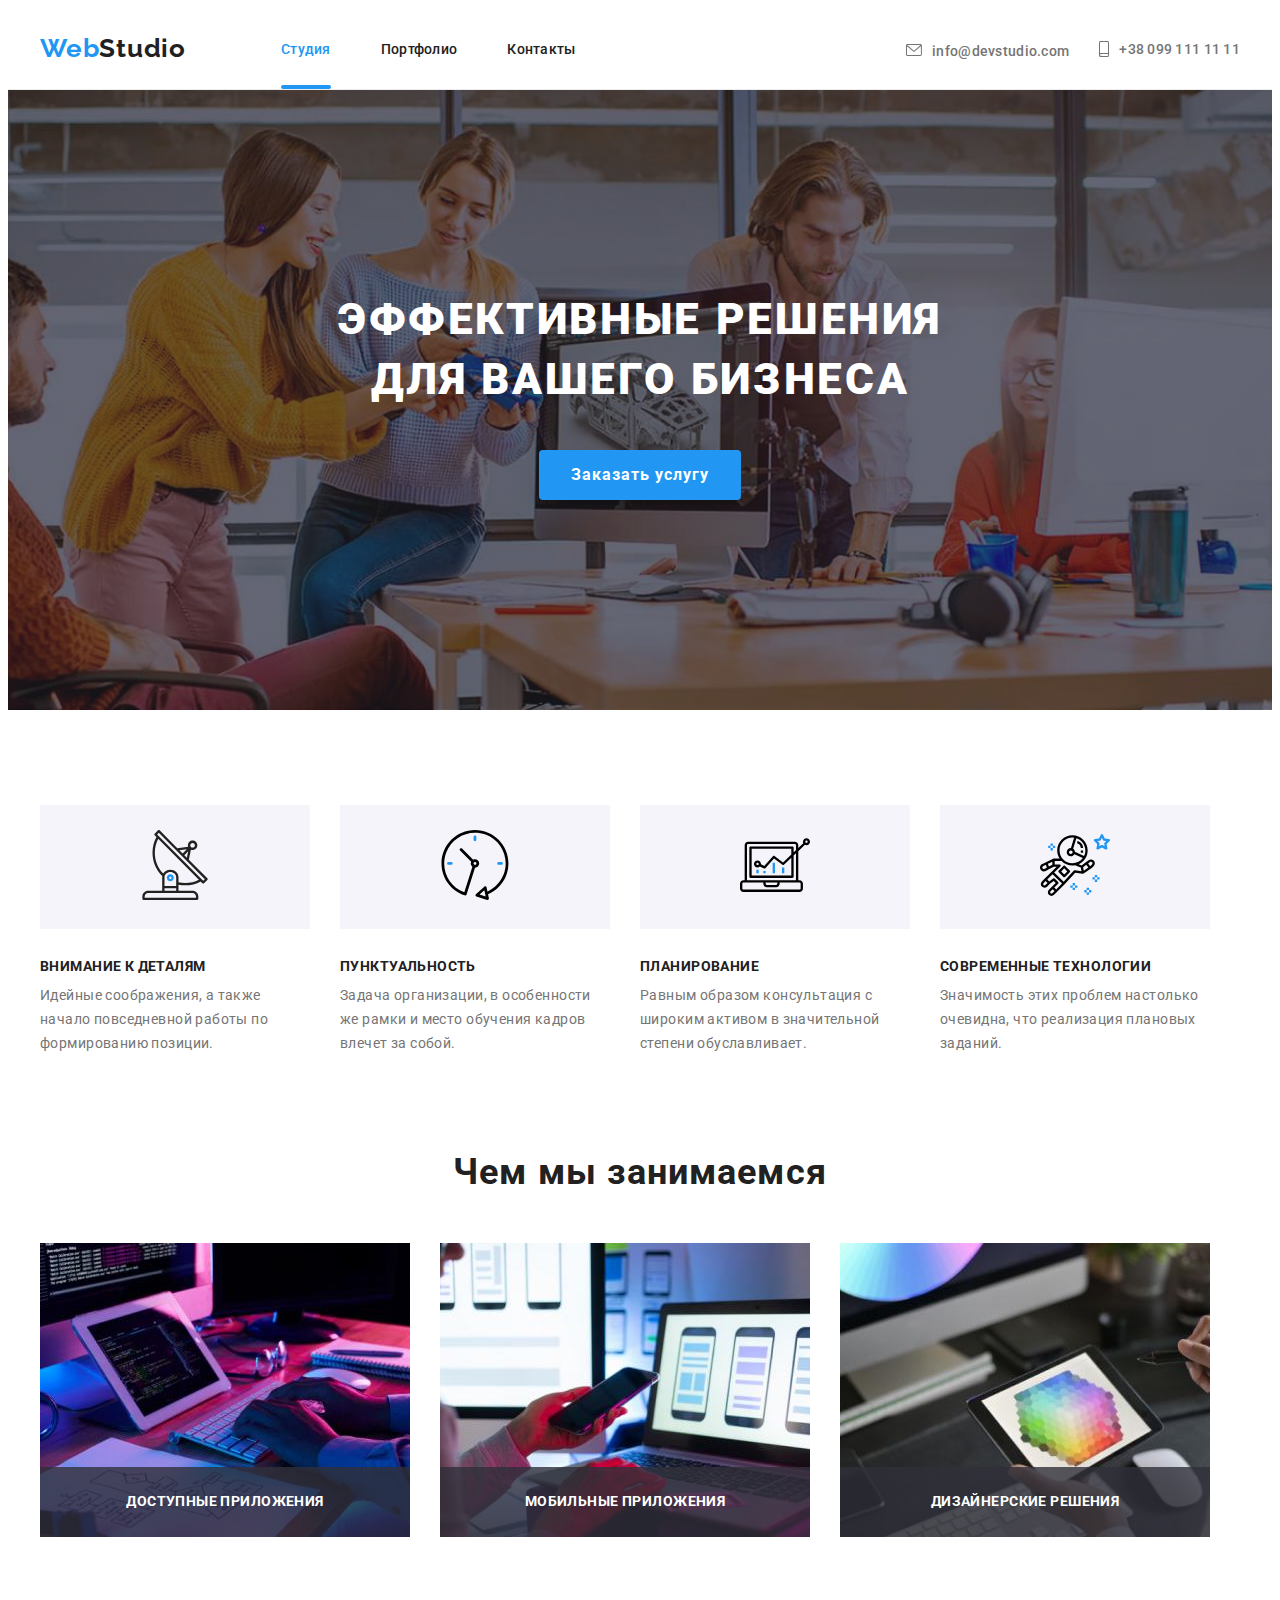
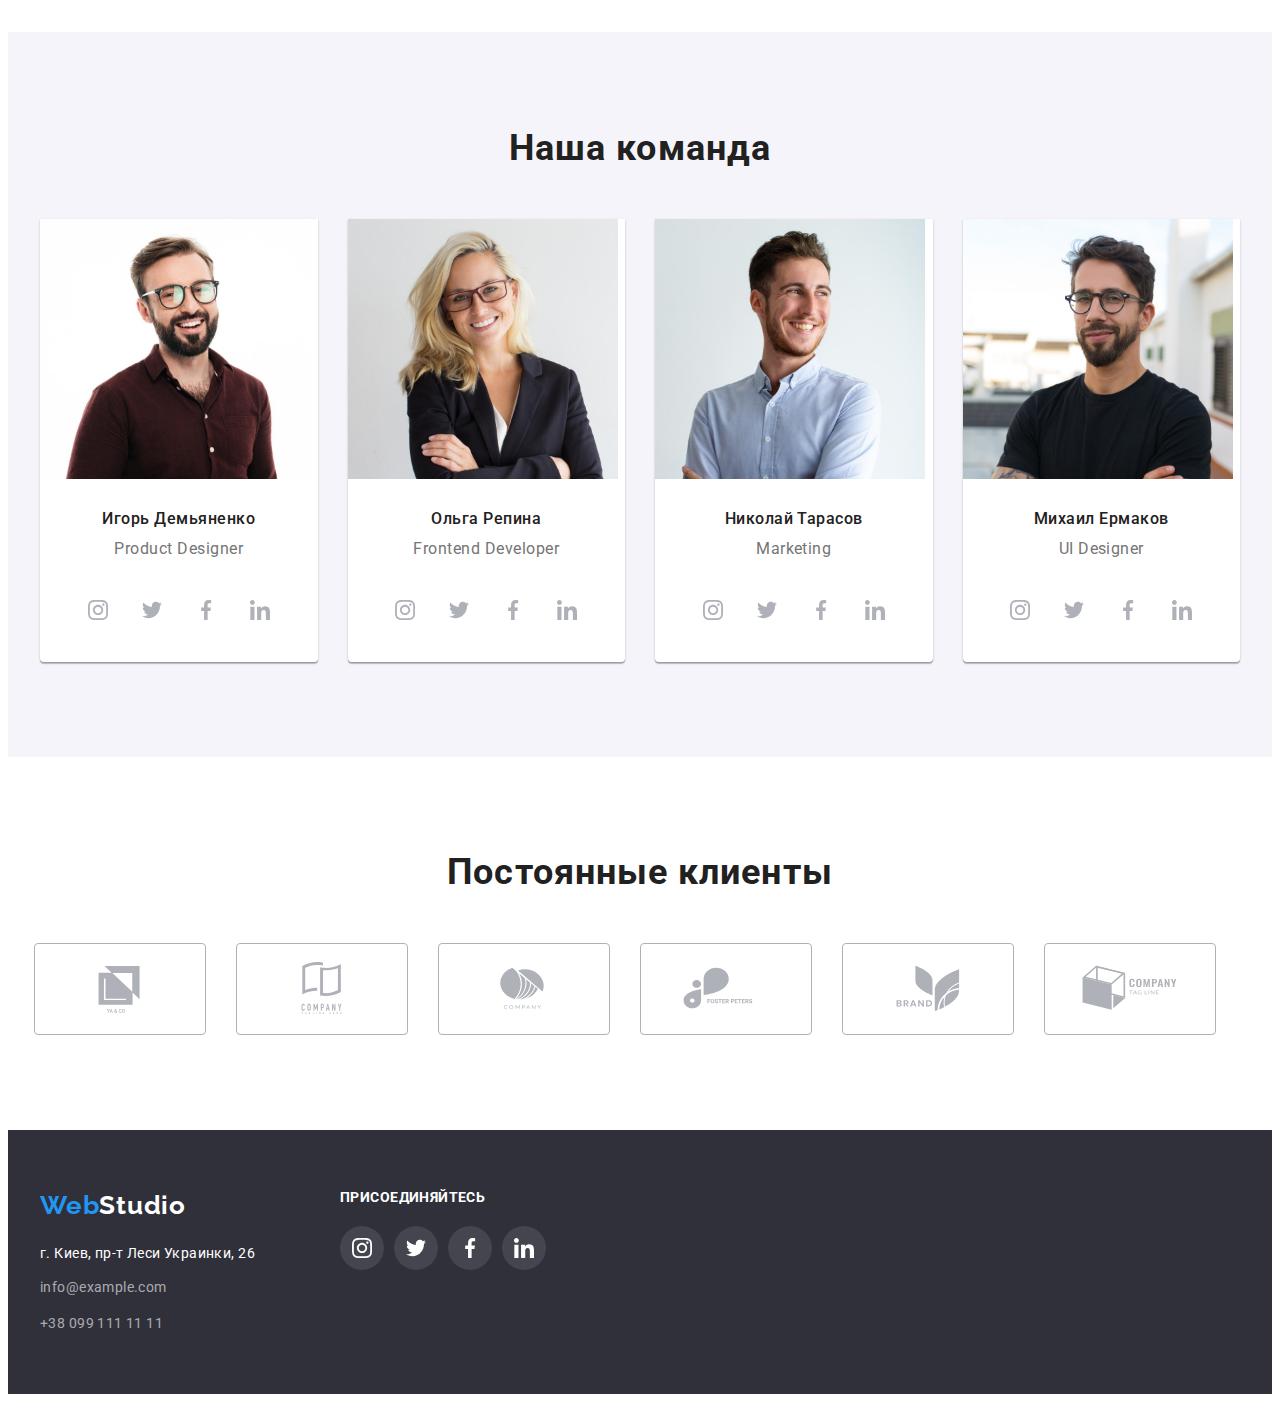
<file: index.html>
<!DOCTYPE html>
<html lang="ru">
  <head>
    <meta charset="UTF-8" />
    <meta http-equiv="X-UA-Compatible" content="IE=edge" />
    <meta name="viewport" content="width=device-width, initial-scale=1.0" />
    <title lang="en">WebStudio</title>
    <link rel="preconnect" href="https://fonts.googleapis.com" />
    <link rel="preconnect" href="https://fonts.gstatic.com" crossorigin />
    <link
      href="https://fonts.googleapis.com/css2?family=Raleway:wght@700&display=swap"
      rel="stylesheet"
    />
    <link rel="preconnect" href="https://fonts.googleapis.com" />
    <link rel="preconnect" href="https://fonts.gstatic.com" crossorigin />
    <link
      href="https://fonts.googleapis.com/css2?family=Roboto:wght@400;500;700;900&display=swap"
      rel="stylesheet"
    />
    <link
      rel="stylesheet"
      href="https://cdnjs.cloudflare.com/ajax/libs/modern-normalize/1.1.0/modern-normalize.min.css"
      integrity="sha512-wpPYUAdjBVSE4KJnH1VR1HeZfpl1ub8YT/NKx4PuQ5NmX2tKuGu6U/JRp5y+Y8XG2tV+wKQpNHVUX03MfMFn9Q=="
      crossorigin="anonymous"
      referrerpolicy="no-referrer"
    />
    <link rel="stylesheet" href="./css/style.css" />
  </head>
  <body>
    <header class="header">
      <div class="container header-container">
        <nav class="header-nav">
          <a
            href="https://uk.wikipedia.org/wiki/%D0%92%D0%B5%D0%B1"
            target="_blank"
            rel="noopener noreferrer"
            class="logo link"
            >Web<span class="logo-black">Studio</span></a
          >
          <ul class="list menu-list">
            <li class="menu-item">
              <a class="menu link current" href="./index.html">Студия</a>
            </li>
            <li class="menu-item">
              <a
                class="menu link"
                href="./portfolio.html"
                rel="noopener noreferrer"
                >Портфолио</a
              >
            </li>
            <li class="menu-item">
              <a
                class="menu link"
                href="./contacts.html"
                rel="noopener noreferrer"
                >Контакты</a
              >
            </li>
          </ul>
        </nav>
        <div class="header-conect">
          <div class="header-mailto">
          <a class="header-contact link" href="mailto:info@example.com"
            >
            <svg class="header-icon mailto" width="16px" height="12px">
              <use href="./img/icons.svg#icon-envelope"></use>
            </svg>info@devstudio.com</a
          >
          </div>
          <div class="header-tel">
          <a class="header-contact link" href="tel:++380991111111"
            ><svg class="header-icon tel" width="10px" height="16px">
              <use href="./img/icons.svg#icon-smartphone"></use>
            </svg>+38 099 111 11 11</a
          >
          </div>
        </div>
      </div>
    </header>
    <main>
      <section class="hero">
        <div class="hero-container container">
          <h1 class="hero-text">ЭФФЕКТИВНЫЕ РЕШЕНИЯ ДЛЯ ВАШЕГО БИЗНЕСА</h1>
          <button type="button" class="hero-btn" data-modal-open>Заказать услугу</button>
        </div>
      </section>
      <section class="feature-container">
        <div class="container">
          <ul class="list feature-list">
            <li class="feature-containers">
              <div class="feature-img">
                <a href="" class="feature-sprite">
                  <svg class="feature-icon" width="70px" height="70px">
                    <use href=./img/icons.svg#icon-antenna1></use>
                  </svg>
                </a>
              </div>
              <h3 class="feature-title">Внимание к деталям</h3>
              <p class="feature-text">
                Идейные соображения, а также начало повседневной работы по
                формированию позиции.
              </p>
            </li>
            <li class="feature-containers">
              <div class="feature-img">
                <a href="" class="feature-sprite">
                  <svg class="feature-icon" width="70px" height="70px">
                    <use href=./img/icons.svg#icon-clock1></use>
                  </svg>
                </a>
              </div>
              <h3 class="feature-title">Пунктуальность</h3>
              <p class="feature-text">
                Задача организации, в особенности же рамки и место обучения
                кадров влечет за собой.
              </p>
            </li>
            <li class="feature-containers">
              <div class="feature-img">
                <a href="" class="feature-sprite">
                  <svg class="feature-icon" width="70px" height="70px">
                    <use href=./img/icons.svg#icon-diagram1></use>
                  </svg>
                </a>
              </div>
              <h3 class="feature-title">Планирование</h3>
              <p class="feature-text">
                Равным образом консультация с широким активом в значительной
                степени обуславливает.
              </p>
            </li>
            <li class="feature-containers">
              <div class="feature-img">
                <a href="" class="feature-sprite">
                  <svg class="feature-icon" width="70px" height="70px">
                    <use href=./img/icons.svg#icon-astronaut1></use>
                  </svg>
                </a>
              </div>
              <h3 class="feature-title">Современные технологии</h3>
              <p class="feature-text">
                Значимость этих проблем настолько очевидна, что реализация
                плановых заданий.
              </p>
            </li>
          </ul>
        </div>
      </section>
      <section class="work">
        <div class="container">
          <h2 class="work-title">Чем мы занимаемся</h2>
          <ul class="list work-container">
            <li class="img-work">
              <div class="work-img-wrap">
              <img
                src="./img/box1.jpg"
                alt="Человек работает за пк с маленьким монитором с кодом"
                width="370"
                height="294"
                class="img-work"
              />
              <p class="work-img-text">
                доступные приложения
              </p>
              </div>
            </li>
            <li class="img-work">
              <div class="work-img-wrap">
              <img
                src="./img/box2.jpg"
                alt="Человек работает над дизайном программы для телефона при этом держа телефон в руках"
                width="370"
                height="294"
                class="img-work"
              />
              <p class="work-img-text">
                мобильные приложения
              </p>
              </div>
            </li>
            <li class="img-work">
              <div class="work-img-wrap">
              <img
                src="./img/box3.jpg"
                alt="Человек работает на планшете с цветовой палитрой"
                width="370"
                height="294"
                class="img-work"
              />
              <p class="work-img-text">
                дизайнерские решения
              </p>
              </div>
            </li>
          </ul>
        </div>
      </section>
      <section class="team">
        <div class="container">
          <h2 class="main-title">Наша команда</h2>
          <ul class="list main-container">
            <li class="card1 main-img">
              <img
                src="./img/img(3).jpg"
                alt="Улыбающийся мужчина в коричневой рубашке и очках"
                width="270"
                height="260"
              />
              <div class="main-info">
                <h3 class="name">Игорь Демьяненко</h3>
                <p lang="en" class="profession">Product Designer</p>
                <ul class="master-social list social-list">
                  <li class="social-item">
                    <a href="" class="social-link">
                      <svg class="social-icon" width="20px" height="20px">
                        <use href="./img/icons.svg#icon-instagram2"></use>
                      </svg>
                    </a>
                  </li>
                  <li class="social-item">
                    <a href="" class="social-link">
                      <svg class="social-icon" width="20px" height="20px">
                        <use href="./img/icons.svg#icon-twitter1"></use>
                      </svg>
                    </a>
                  </li>
                  <li class="social-item">
                    <a href="" class="social-link">
                      <svg class="social-icon" width="20px" height="20px">
                        <use href="./img/icons.svg#icon-facebook1"></use>
                      </svg>
                    </a>
                  </li>
                  <li class="social-item">
                    <a href="" class="social-link">
                      <svg class="social-icon" width="20px" height="20px">
                        <use href="./img/icons.svg#icon-linkedin1"></use>
                      </svg>
                    </a>
                  </li>
                </ul>
              </div>
            </li>
            <li class="card2 main-img">
              <img
                src="./img/img(2).jpg"
                alt="Улыбающаяся блондинка в белой блузке, в строгом пиджаке и очках"
                width="270"
                height="260"
              />
              <div class="main-info">
                <h3 class="name">Ольга Репина</h3>
                <p lang="en" class="profession">Frontend Developer</p>
                <ul class="master-social list social-list">
                  <li class="social-item">
                    <a href="" class="social-link">
                      <svg class="social-icon" width="20px" height="20px">
                        <use href="./img/icons.svg#icon-instagram2"></use>
                      </svg>
                    </a>
                  </li>
                  <li class="social-item">
                    <a href="" class="social-link">
                      <svg class="social-icon" width="20px" height="20px">
                        <use href="./img/icons.svg#icon-twitter1"></use>
                      </svg>
                    </a>
                  </li>
                  <li class="social-item">
                    <a href="" class="social-link">
                      <svg class="social-icon" width="20px" height="20px">
                        <use href="./img/icons.svg#icon-facebook1"></use>
                      </svg>
                    </a>
                  </li>
                  <li class="social-item">
                    <a href="" class="social-link">
                      <svg class="social-icon" width="20px" height="20px">
                        <use href="./img/icons.svg#icon-linkedin1"></use>
                      </svg>
                    </a>
                  </li>
                </ul>
              </div>
            </li>
            <li class="card3 main-img">
              <img
                src="./img/img(1).jpg"
                alt="Улыбающийся мужчина в голубой рубашке"
                width="270"
                height="260"
              />
              <div class="main-info">
                <h3 class="name">Николай Тарасов</h3>
                <p lang="en" class="profession">Marketing</p>
                <ul class="master-social list social-list">
                  <li class="social-item">
                    <a href="" class="social-link">
                      <svg class="social-icon" width="20px" height="20px">
                        <use href="./img/icons.svg#icon-instagram2"></use>
                      </svg>
                    </a>
                  </li>
                  <li class="social-item">
                    <a href="" class="social-link">
                      <svg class="social-icon" width="20px" height="20px">
                        <use href="./img/icons.svg#icon-twitter1"></use>
                      </svg>
                    </a>
                  </li>
                  <li class="social-item">
                    <a href="" class="social-link">
                      <svg class="social-icon" width="20px" height="20px">
                        <use href="./img/icons.svg#icon-facebook1"></use>
                      </svg>
                    </a>
                  </li>
                  <li class="social-item">
                    <a href="" class="social-link">
                      <svg class="social-icon" width="20px" height="20px">
                        <use href="./img/icons.svg#icon-linkedin1"></use>
                      </svg>
                    </a>
                  </li>
                </ul>
              </div>
            </li>
            <li class="card4 main-img">
              <img
                src="./img/img.jpg"
                alt="Ухмыляющийся мужчина в черной футболке и очках"
                width="270"
                height="260"
              />
              <div class="main-info">
                <h3 class="name">Михаил Ермаков</h3>
                <p lang="en" class="profession">UI Designer</p>
                <ul class="master-social list social-list">
                  <li class="social-item">
                    <a href="" class="social-link">
                      <svg class="social-icon" width="20px" height="20px">
                        <use href="./img/icons.svg#icon-instagram2"></use>
                      </svg>
                    </a>
                  </li>
                  <li class="social-item">
                    <a href="" class="social-link">
                      <svg class="social-icon" width="20px" height="20px">
                        <use href="./img/icons.svg#icon-twitter1"></use>
                      </svg>
                    </a>
                  </li>
                  <li class="social-item">
                    <a href="" class="social-link">
                      <svg class="social-icon" width="20px" height="20px">
                        <use href="./img/icons.svg#icon-facebook1"></use>
                      </svg>
                    </a>
                  </li>
                  <li class="social-item">
                    <a href="" class="social-link">
                      <svg class="social-icon" width="20px" height="20px">
                        <use href="./img/icons.svg#icon-linkedin1"></use>
                      </svg>
                    </a>
                  </li>
                </ul>
              </div>
            </li>
          </ul>
        </div>
      </section> 
      <section class="clients">
        <div class="container">
          <h2 class="clients-title">Постоянные клиенты</h2>
          <ul class="list clients-container">
            <li class="clients-item">
              <a href="" class="clients-link">
                <svg class="clients-icon" width="110px" height=60px>
                  <use href="./img/icons.svg#icon-logo"></use>
                </svg>
              </a>
            </li>
            <li class="clients-item">
              <a href="" class="clients-link">
                <svg class="clients-icon" width="110px" height=60px>
                  <use href="./img/icons.svg#icon-logo1"></use>
                </svg>
              </a>
            </li>
            <li class="clients-item">
              <a href="" class="clients-link">
                <svg class="clients-icon" width="110px" height=60px>
                  <use href="./img/icons.svg#icon-logo2"></use>
                </svg>
              </a>
            </li>
            <li class="clients-item">
              <a href="" class="clients-link">
                <svg class="clients-icon" width="110px" height=60px>
                  <use href="./img/icons.svg#icon-logo3"></use>
                </svg>
              </a>
            </li>
            <li class="clients-item">
              <a href="" class="clients-link">
                <svg class="clients-icon" width="110px" height=60px>
                  <use href="./img/icons.svg#icon-logo4"></use>
                </svg>
              </a>
            </li>
            <li class="clients-item">
              <a href="" class="clients-link">
                <svg class="clients-icon" width="110px" height=60px>
                  <use href="./img/icons.svg#icon-logo5"></use>
                </svg>
              </a>
            </li>
          </ul>
        </div>
      </section>
    </main>
    <footer class="footer">
      <div class="container footer-container">
        <address class="footer-contact">
          <a href="https://uk.wikipedia.org/wiki/%D0%92%D0%B5%D0%B1" target="_blank" rel="noopener noreferrer"
            class="footer-logo link">Web<span class="logo-white">Studio</span></a>
          <div class="map">
            <a
              href="https://goo.gl/maps/b4mxkCM2vyuj6qED6"
              target="_blank"
              class="address link"
              >г. Киев, пр-т Леси Украинки, 26</a
            >
          </div>
          <div class="mail">
            <a href="mailto:info@example.com" class="footer-contact link"
              >info@example.com</a
            >
          </div>
          <div class="tel">
            <a href="tel:++380991111111" class="footer-contact link"
              >+38 099 111 11 11</a
            >
            </div>
        </address>
        <div class="footer-social">
          <p class="footer-socials">присоединяйтесь</p>
          <ul class="master-social list footer-social-list">
            <li class="footer-social-item">
              <a href="" class="footer-social-link">
                <svg class="footer-social-icon" width="20px" height="20px">
                  <use href="./img/icons.svg#icon-instagram2"></use>
                </svg>
              </a>
            </li>
            <li class="footer-social-item">
              <a href="" class="footer-social-link">
                <svg class="footer-social-icon" width="20px" height="20px">
                  <use href="./img/icons.svg#icon-twitter1"></use>
                </svg>
              </a>
            </li>
            <li class="footer-social-item">
              <a href="" class="footer-social-link">
                <svg class="footer-social-icon" width="20px" height="20px">
                  <use href="./img/icons.svg#icon-facebook1"></use>
                </svg>
              </a>
            </li>
            <li class="footer-social-item">
              <a href="" class="footer-social-link">
                <svg class="footer-social-icon" width="20px" height="20px">
                  <use href="./img/icons.svg#icon-linkedin1"></use>
                </svg>
              </a>
            </li>
          </ul>
        </div>
      </div>
    </footer>
    <div class="backdrop is-hidden" data-modal>
      <div class="modal">
        <button type="button" class="modal-btn" data-modal-close>
            <svg class="modal-icon" width="18px" height="18px">
              <use href="./img/icons.svg#icon-close-black"></use>
            </svg>
        </button>
      </div>
    </div>
    <script src="./js/modal.js"></script>
  </body>
</html>
</file>
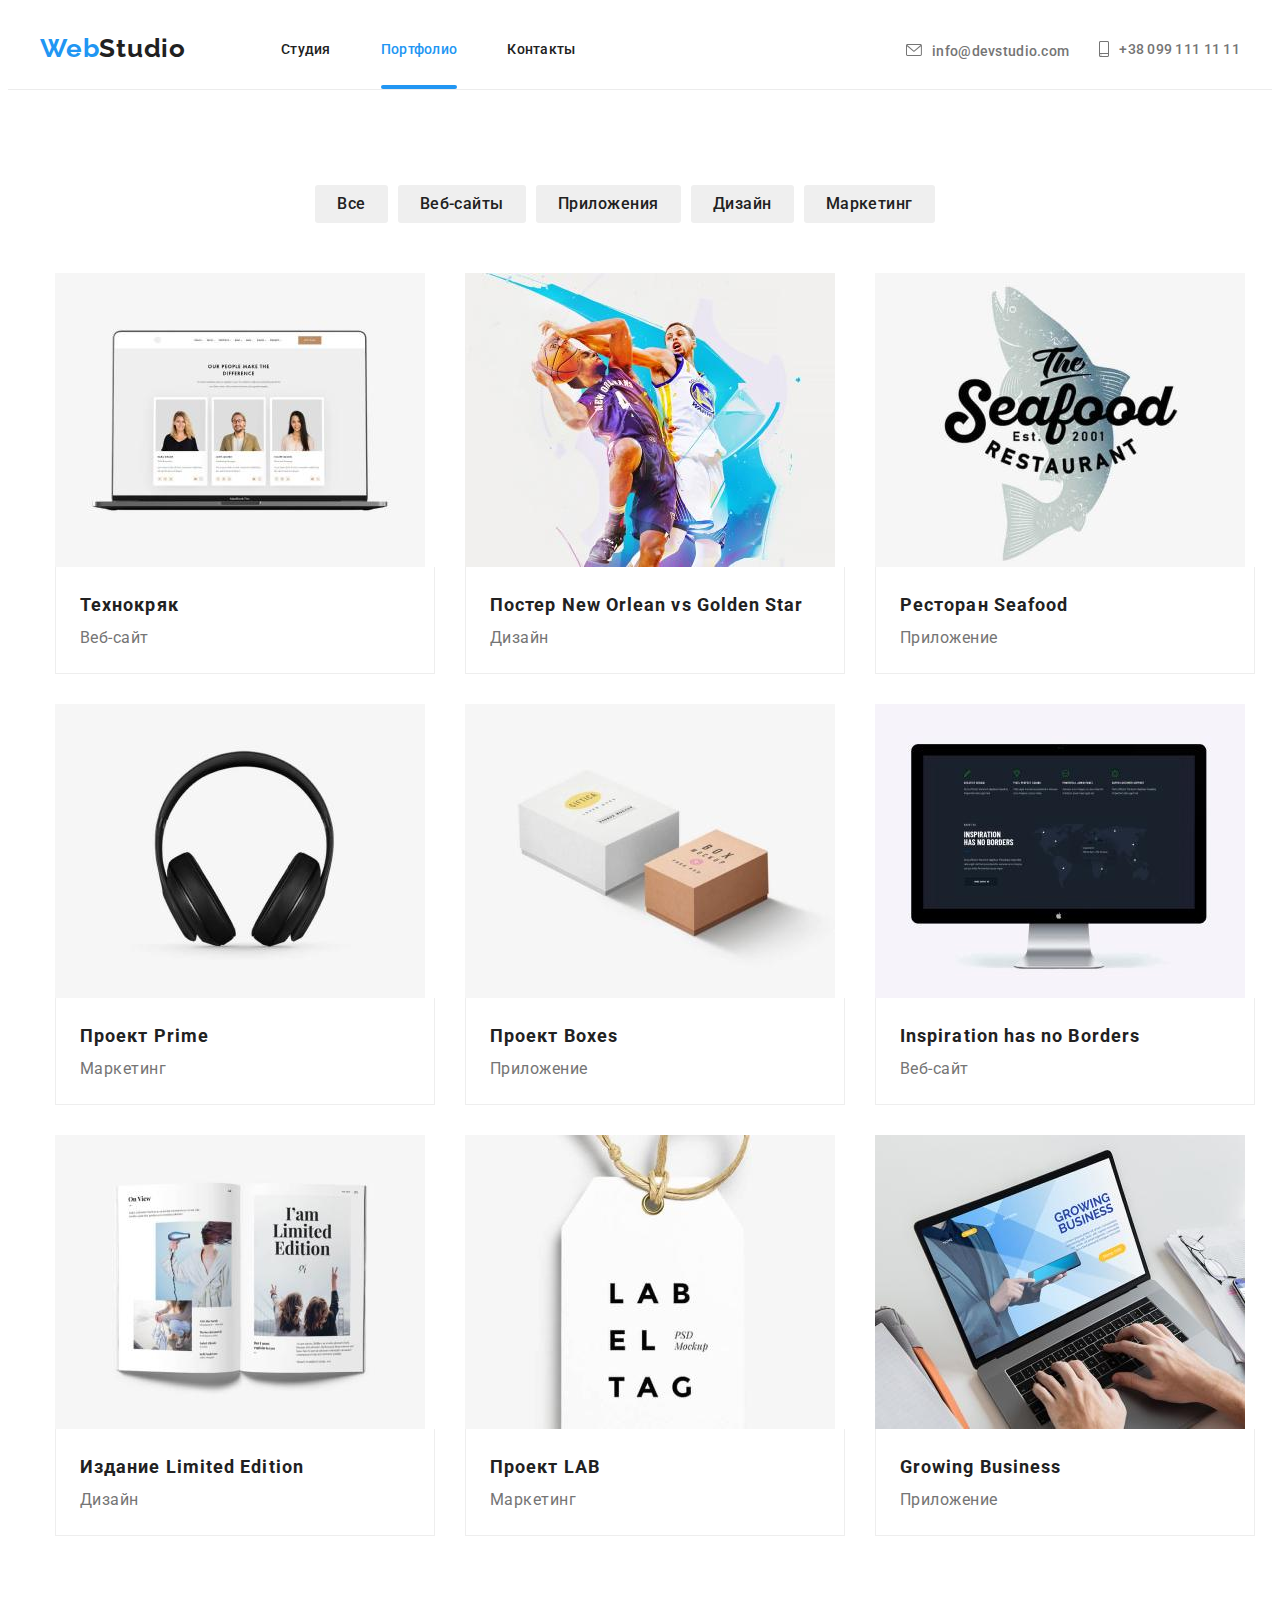
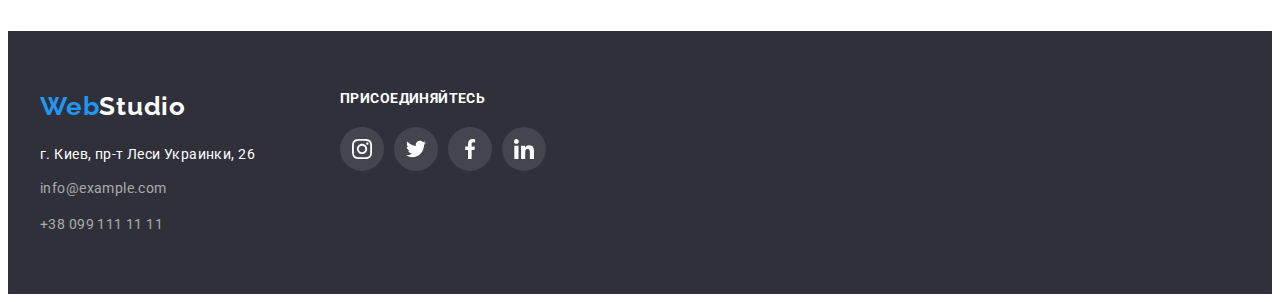
<file: portfolio.html>
<!DOCTYPE html>
<html lang="ru">
  <head>
    <meta charset="UTF-8" />
    <meta http-equiv="X-UA-Compatible" content="IE=edge" />
    <meta name="viewport" content="width=device-width, initial-scale=1.0" />
    <title lang="en">WebStudio</title>
    <link rel="preconnect" href="https://fonts.googleapis.com" />
    <link rel="preconnect" href="https://fonts.gstatic.com" crossorigin />
    <link href="https://fonts.googleapis.com/css2?family=Raleway:wght@700&display=swap" rel="stylesheet" />
    <link rel="preconnect" href="https://fonts.googleapis.com" />
    <link rel="preconnect" href="https://fonts.gstatic.com" crossorigin />
    <link href="https://fonts.googleapis.com/css2?family=Roboto:wght@400;500;700;900&display=swap" rel="stylesheet" />
    <link rel="stylesheet" href="https://cdnjs.cloudflare.com/ajax/libs/modern-normalize/1.1.0/modern-normalize.min.css"
      integrity="sha512-wpPYUAdjBVSE4KJnH1VR1HeZfpl1ub8YT/NKx4PuQ5NmX2tKuGu6U/JRp5y+Y8XG2tV+wKQpNHVUX03MfMFn9Q=="
      crossorigin="anonymous" referrerpolicy="no-referrer" />
    <link rel="stylesheet" href="./css/style.css" />
  </head>
  <body>
    <header class="header">
      <div class="container header-container">
        <nav class="header-nav">
          <a href="https://uk.wikipedia.org/wiki/%D0%92%D0%B5%D0%B1" target="_blank" rel="noopener noreferrer"
            class="logo link">Web<span class="logo-black">Studio</span></a>
          <ul class="list menu-list">
            <li class="menu-item">
              <a class="menu link" href="./index.html">Студия</a>
            </li>
            <li class="menu-item">
              <a class="menu link current" href="./portfolio.html" rel="noopener noreferrer">Портфолио</a>
            </li>
            <li class="menu-item">
              <a class="menu link" href="./contacts.html" rel="noopener noreferrer">Контакты</a>
            </li>
          </ul>
        </nav>
        <div class="header-conect">
          <div class="header-mailto">
            <a class="header-contact link" href="mailto:info@example.com"><svg class="header-icon" width="16px"
                height="12px">
                <use href="./img/icons.svg#icon-envelope"></use>
              </svg>info@devstudio.com</a>
          </div>
          <div class="header-tel">
              <a class="header-contact link" href="tel:++380991111111">
                <svg class="header-icon tel" width="10px" height="16px">
                  <use href="./img/icons.svg#icon-smartphone"></use>
                </svg>+38 099 111 11 11</a>
          </div>
        </div>
      </div>
    </header>
    <main>
      <section class="portfolio">
        <div class="container">
        <div class="portfolio-btn">
        <ul class="list portfolio-list">
          <li class="filtered">
            <button type="button" class="filter link">Все</button>
          </li>
          <li class="filtered">
            <button type="button" class="filter link">Веб-сайты</button>
          </li>
          <li class="filtered">
            <button type="button" class="filter link">Приложения</button>
          </li>
          <li class="filtered">
            <button type="button" class="filter link">Дизайн</button>
          </li>
          <li class="filtered">
            <button type="button" class="filter link">Маркетинг</button>
          </li>
        </ul>
        </div>
        <div class="container portfolio-container">
        <ul class="portfolio-list list">
          <li class="project">
            <div class="project-img-wrap">
            <img src="./img/project(1)(1).jpg" alt="Ноутбук с включенным веб-сайтом" width="370" height="294" />
            <p class="project-img-text">Ресурс предлагает комплексные предложения с разным уровнем функционала и сервисов. Все это позволит посетителю получить
            исчерпывающие сведения о компании или частном лице.</p>
            </div>
            <div class="img-description">
            <h3 class="proj-name">Технокряк</h3>
            <p class="proj-text">Веб-сайт</p>
            </div>
          </li>
          <li class="project">
            <img src="./img/project(2)(1).jpg" alt="Постер New Orlean vs Golden Star" width="370" height="294" />
            <div class="img-description">
            <h3 class="proj-name" lang="eu">
              Постер New Orlean vs Golden Star
            </h3>
            <p class="proj-text">Дизайн</p>
            </div>
          </li>
          <li class="project">
            <img src="./img/project(3)(1).jpg" alt="Логотип ресторана Seafood" width="370" height="294" />
            <div class="img-description">
            <h3 class="proj-name" lang="eu">Ресторан Seafood</h3>
            <p class="proj-text">Приложение</p>
            </div>
          </li>
          <li class="project">
            <img src="./img/project(4)(1).jpg" alt="Безпроводные наушники" width="370" height="294" />
            <div class="img-description">
            <h3 class="proj-name" lang="eu">Проект Prime</h3>
            <p class="proj-text">Маркетинг</p>
            </div>
          </li>
          <li class="project">
            <img src="./img/project(5)(1).jpg" alt="Две коробки с надписями" width="370" height="294" />
            <div class="img-description">
            <h3 class="proj-name" lang="eu">Проект Boxes</h3>
            <p class="proj-text">Приложение</p>
            </div>
          </li>
          <li class="project">
            <img src="./img/project(6)(1).jpg" alt="Макбук на котором включенный проект" width="370" height="294" />
            <div class="img-description">
            <h3 class="proj-name" lang="eu">Inspiration has no Borders</h3>
            <p class="proj-text">Веб-сайт</p>
            </div>
          </li>
          <li class="project">
            <img src="./img/project(7)(1).jpg" alt="Открытая книга" width="370" height="294" />
            <div class="img-description">
            <h3 class="proj-name" lang="eu">Издание Limited Edition</h3>
            <p class="proj-text">Дизайн</p>
            </div>
          </li>
          <li class="project">
            <img src="./img/project(8)(1).jpg" alt="Брелок с надписью" width="370" height="294" />
            <div class="img-description">
            <h3 class="proj-name" lang="eu">Проект LAB</h3>
            <p class="proj-text">Маркетинг</p>
            </div>
          </li>
          <li class="project">
            <img src="./img/project(9)(1).jpg" alt="Человек работает за ноутбуком" width="370" height="294" />
            <div class="img-description">
            <h3 class="proj-name" lang="eu">Growing Business</h3>
            <p class="proj-text">Приложение</p>
            </div>
          </li>
        </ul>
        </div>
        </div>
      </section>
    </main>
    <footer class="footer">
      <div class="container footer-container">
        <address class="footer-contact">
          <a href="https://uk.wikipedia.org/wiki/%D0%92%D0%B5%D0%B1" target="_blank" rel="noopener noreferrer"
            class="footer-logo link">Web<span class="logo-white">Studio</span></a>
          <div class="map">
            <a href="https://goo.gl/maps/b4mxkCM2vyuj6qED6" target="_blank" class="address link">г. Киев, пр-т Леси
              Украинки, 26</a>
          </div>
          <div class="mail">
            <a href="mailto:info@example.com" class="footer-contact link">info@example.com</a>
          </div>
          <div class="tel">
            <a href="tel:++380991111111" class="footer-contact link">+38 099 111 11 11</a>
            </div>
        </address>
        <div class="footer-social">
          <p class="footer-socials">присоединяйтесь</p>
          <ul class="master-social list footer-social-list">
            <li class="footer-social-item">
              <a href="" class="footer-social-link">
                <svg class="footer-social-icon" width="20px" height="20px">
                  <use href="./img/icons.svg#icon-instagram2"></use>
                </svg>
              </a>
            </li>
            <li class="footer-social-item">
              <a href="" class="footer-social-link">
                <svg class="footer-social-icon" width="20px" height="20px">
                  <use href="./img/icons.svg#icon-twitter1"></use>
                </svg>
              </a>
            </li>
            <li class="footer-social-item">
              <a href="" class="footer-social-link">
                <svg class="footer-social-icon" width="20px" height="20px">
                  <use href="./img/icons.svg#icon-facebook1"></use>
                </svg>
              </a>
            </li>
            <li class="footer-social-item">
              <a href="" class="footer-social-link">
                <svg class="footer-social-icon" width="20px" height="20px">
                  <use href="./img/icons.svg#icon-linkedin1"></use>
                </svg>
              </a>
            </li>
          </ul>
        </div>
      </div>
    </footer>
  </body>
</html>
</file>
<file: css/style.css>
:root {
  --header-nav-color: #212121;
  --header-a-color: #757575;
  --logo-color: #2196f3;
  --main-h-color: #212121;
  --main-p-color: #757575;
  --footer-addres-color: #ffffff;
  --footer-a-color: rgba(255, 255, 255, 0.6);
}
body {
  font-family: "Roboto", sans-serif;
  background-color: #ffffff;
}
.list {
  list-style: none;
}
.link {
  text-decoration: none;
}
.link:hover,
.link:focus {
  color: var(--logo-color);
}
.container {
  width: 1200px;
  padding-left: 15px;
  padding-right: 15px;
  margin: 0 auto;
}
p,
h1,
h2,
h3,
h4,
h5,
h6 {
  margin: 0;
}

ul {
  margin: 0;
  padding: 0;
}

button {
  cursor: pointer;
}
img {
  display: block;
  max-width: 100%;
}
/*-----header-----*/

.menu {
  font-weight: 500;
  font-size: 14px;
  line-height: 1.14;
  letter-spacing: 0.02em;
  color: var(--header-nav-color);
  position: relative;
}
.menu.current::after {
  content: "";
  width: 100%;
  position: absolute;
  height: 4px;
  border-radius: 2px;
  bottom: -32px;
  display: block;
  background-color: #2196f3;
}
.current {
  color: var(--logo-color);
}

.menu-list {
  display: flex;
}
.menu-item:not(last-child) {
  margin-right: 50px;
}
.header-contact {
  font-weight: 500;
  font-size: 14px;
  line-height: 1.14;
  letter-spacing: 0.02em;
  color: var(--header-a-color);
  fill: #757575;
}
.header-nav {
  display: flex;
  align-items: center;
}
.header-container {
  display: flex;
  align-items: center;
}
.header-conect {
  margin-left: auto;
  display: flex;
}
.logo {
  margin-right: 95px;
}
.header {
  padding-top: 25px;
  padding-bottom: 25px;
  border-bottom: 1px solid #ececec;
}
.header-tel {
  margin-left: 30px;
}
.header-icon {
  margin-right: 10px;
}
.header-contact {
  text-decoration: none;
}
.header-contact:hover,
.header-contact:focus {
  color: var(--logo-color);
  fill: var(--logo-color);
  transition: cubic-bezier(0.4, 0, 0.2, 1) 250ms;
}
.tel {
  position: relative;
  top: 0.15em;
}
.header-mailto {
  position: relative;
  top: 0.15em;
}
/*----------header---------*/
/*-----hero-----*/
.hero {
  padding-top: 200px;
  padding-bottom: 210px;
  background-image: linear-gradient(
      rgba(47, 48, 58, 0.4),
      rgba(47, 48, 58, 0.4)
    ),
    url(../img/hero-bg\(1\).jpg);
  background-repeat: no-repeat;
  background-size: cover;
  background-position: center;
  max-width: 1600px;
  margin: 0 auto;
}
.hero-text {
  font-weight: 900;
  font-size: 44px;
  line-height: 1.36;
  text-align: center;
  letter-spacing: 0.06em;
  text-transform: uppercase;
  color: var(--footer-addres-color);
}
.hero-text {
  max-width: 700px;
  margin: 0 auto;
  margin-bottom: 40px;
}
.hero-btn {
  font-family: Roboto, sans-serif;
  font-weight: 700;
  font-size: 16px;
  line-height: 1.87;
  display: flex;
  align-items: center;
  text-align: center;
  letter-spacing: 0.06em;
  color: var(--footer-addres-color);
  background-color: var(--logo-color);
}
.hero-btn {
  padding-left: 32px;
  padding-top: 10px;
  padding-bottom: 10px;
  padding-right: 32px;
  margin: 0 auto;
  border: none;
  border-radius: 3px;
  box-shadow: 0px 4px 4px rgba(0, 0, 0, 0.15);
  border-radius: 4px;
}
.hero-btn :active {
  box-shadow: none;
}
/*----------hero----------*/
/*----------body----------*/
.logo {
  font-family: Raleway;
  font-weight: 700;
  font-size: 26px;
  line-height: 1.19;
  letter-spacing: 0.03em;
  color: #2196f3;
}
.logo-black {
  color: var(--header-nav-color);
}
.logo-white {
  color: var(--footer-addres-color);
}
/*-----feature----*/
.feature-title {
  font-weight: 700;
  font-size: 14px;
  line-height: 1.14;
  letter-spacing: 0.03em;
  text-transform: uppercase;
  color: var(--main-h-color);
}
.feature-text {
  font-size: 14px;
  line-height: 1.71;
  letter-spacing: 0.03em;
  color: var(--main-p-color);
}
.feature-list {
  display: flex;
}
.feature-container {
  padding-top: 95px;
  padding-bottom: 95px;
}
.feature-title {
  margin-bottom: 10px;
}
.feature-containers {
  max-width: 270px;
}
.feature-containers:not(last-child) {
  margin-right: 30px;
}
.feature-img {
  padding: 25px 100px;
  background: #f5f4fa;
  margin-bottom: 30px;
}

/*-----feature----*/
/*-----work-----*/
.work-title {
  font-weight: 700;
  font-size: 36px;
  line-height: 1.17;
  text-align: center;
  letter-spacing: 0.03em;
  color: var(--main-h-color);
}
.work-title {
  margin-bottom: 50px;
}
.work-container {
  display: flex;
}
.img-work:not(last-shild) {
  margin-right: 30px;
}
.work {
  padding-bottom: 95px;
}
.work-img-text {
  font-weight: 700;
  font-size: 14px;
  line-height: 1.14;
  text-align: center;
  letter-spacing: 0.03em;
  text-transform: uppercase;
  color: #ffffff;
  position: absolute;
  bottom: 0;
  left: 0;
  background: rgba(47, 48, 58, 0.8);
  padding-top: 27px;
  padding-bottom: 27px;
  width: 100%;
  justify-content: center;
}
.img-work {
  position: relative;
}
/*-----work-----*/
/*-----main-----*/
.main-title {
  font-weight: 700;
  font-size: 36px;
  line-height: 1.17;
  text-align: center;
  letter-spacing: 0.03em;
  color: var(--main-h-color);
}
.name {
  margin-bottom: 10px;

  font-weight: 500;
  font-size: 16px;
  line-height: 1.19;
  letter-spacing: 0.03em;
  text-align: center;
  color: var(--main-h-color);
}
.profession {
  font-size: 16px;
  line-height: 1.19;
  letter-spacing: 0.03em;
  text-align: center;
  color: var(--main-p-color);
  margin-bottom: 30px;
}
.main-container {
  display: flex;
  margin-left: -30px;
  margin-top: 50px;
}
.main-img {
  flex-basis: calc((100% - 4 * 30px) / 4);
  margin-left: 30px;
}
.main-img {
  background: #ffffff;
  box-shadow: 0px 1px 3px rgba(0, 0, 0, 0.12), 0px 1px 1px rgba(0, 0, 0, 0.14),
    0px 2px 1px rgba(0, 0, 0, 0.2);
  border-radius: 0px 0px 4px 4px;
}
.team {
  padding-top: 95px;
  padding-bottom: 95px;

  background: #f5f4fa;
}
.main-info {
  padding-bottom: 30px;
  padding-top: 30px;
}
.social-item {
  width: 44px;
  height: 44px;
  margin-right: 10px;
}
.social-item:last-child {
  margin-right: 0;
}
.social-link {
  width: 100%;
  height: 100%;
  border-radius: 50%;
  display: flex;
  align-items: center;
  justify-content: center;
  color: #757575;
  transition: cubic-bezier(0.4, 0, 0.2, 1) 250ms;
}
.social-link:hover,
.social-link:focus {
  background-color: #2196f3;
}
.social-link:hover,
.social-link:focus .social-icon {
  fill: #ffffff;
}
.social-list {
  display: flex;
  justify-content: center;
}
.social-link {
  fill: #afb1b8;
}
/*-----main-----*/
/*------clients------*/
.clients {
  padding-top: 95px;
  padding-bottom: 95px;
}
.clients-title {
  font-weight: 700;
  font-size: 36px;
  line-height: 1.16;
  text-align: center;
  letter-spacing: 0.03em;
  color: #212121;
  margin-bottom: 50px;
}
.clients-container {
  display: flex;
  justify-content: center;
}
.clients-link {
  width: 170px;
  height: 90px;
  display: flex;
  align-items: center;
  justify-content: center;
  background-color: rgba(255, 255, 255, 0.1);
  margin-right: 30px;
  border: 1px solid #afb1b8;
  border-radius: 4px;
}
.clients-list {
  display: flex;
}

.clients-link:hover,
.clients-link:focus {
  fill: var(--logo-color);
  transition: cubic-bezier(0.4, 0, 0.2, 1) 250ms;
  border-color: var(--logo-color);
}
.clients-link {
  fill: #afb1b8;
}
/*--------clients------/
/*-----footer-----*/
.footer-contact {
  font-size: 14px;
  font-style: normal;
  line-height: 1.71;
  letter-spacing: 0.03em;
  color: rgba(255, 255, 255, 0.6);
  min-width: 230px;
  margin-right: 70px;
}
.footer {
  background-color: #2f303a;
  padding-top: 60px;
  padding-bottom: 60px;
}
.address {
  font-size: 14px;
  line-height: 1.71;
  letter-spacing: 0.03em;
  color: var(--footer-addres-color);
}
.footer-logo {
  font-family: Raleway;
  font-weight: 700;
  font-size: 26px;
  line-height: 1.19;
  letter-spacing: 0.03em;
  color: #2196f3;
}
.map {
  margin-top: 20px;
}
.mail {
  margin-bottom: 10px;
  margin-top: 10px;
}
.footer-container {
  display: flex;
}
.footer-social-link {
  width: 100%;
  height: 100%;
  border-radius: 50%;
  display: flex;
  align-items: center;
  justify-content: center;
  background-color: rgba(255, 255, 255, 0.1);
}
.footer-social-link:hover,
.footer-social-link:focus {
  background-color: #2196f3;
  transition: cubic-bezier(0.4, 0, 0.2, 1) 250ms;
}
.footer-social-link:hover,
.footer-social-link:focus .footer-social-icon {
  fill: #ffffff;
  transition: cubic-bezier(0.4, 0, 0.2, 1) 250ms;
}
.footer-social-list {
  display: flex;
}
.footer-social-item {
  width: 44px;
  height: 44px;
  margin-right: 10px;
}
.footer-social-item:last-child {
  margin-right: 0;
}
.footer-socials {
  margin-bottom: 20px;
  font-weight: 700;
  font-size: 14px;
  line-height: 1.14;
  letter-spacing: 0.03em;
  text-transform: uppercase;
  color: #ffffff;
}
.footer-social-icon {
  fill: #ffffff;
}
/*-----footer-----*/
/*-----porfolio----*/
.proj-name {
  font-weight: 700;
  font-size: 18px;
  line-height: 2;
  letter-spacing: 0.06em;
  color: var(--main-h-color);
}
.proj-text {
  font-size: 16px;
  line-height: 1.87;
  letter-spacing: 0.03em;
  color: var(--main-p-color);
}
.filter {
  font-family: Roboto;
  border: none;
  font-weight: 500;
  font-size: 16px;
  line-height: 1.62;
  letter-spacing: 0.03em;
  color: var(--main-h-color);
  border-radius: 3px;
}
.filters {
  width: 611px;
  height: 54px;
  left: 495px;
  top: 174px;
}
.filter:hover,
.filter:focus {
  background-color: var(--logo-color);
  color: var(--footer-addres-color);
  cursor: pointer;
  box-shadow: 0px 3px 1px rgba(0, 0, 0, 0.1), 0px 1px 2px rgba(0, 0, 0, 0.08),
    0px 2px 2px rgba(0, 0, 0, 0.12);
  border-radius: 4px;
  transition: cubic-bezier(0.4, 0, 0.2, 1) 250ms;
}
.filter {
  padding: 6px 22px;
}
.filtered:not(:last-child) {
  margin-right: 10px;
}
.portfolio-btn {
  border-radius: 4px;
  border-color: #f5f4fa;
  margin-bottom: 50px;
  display: flex;
  text-align: center;
  justify-content: center;
  height: 38px;
}
.portfolio-list {
  display: flex;
  flex-wrap: wrap;
  margin-left: -30px;
  margin-bottom: -30px;
}
.project {
  margin-bottom: 30px;
  flex-basis: calc((100% - 90px) / 3);
  margin-left: 30px;
  transition: box-shadow 250ms cubic-bezier(0.4, 0, 0.2, 1);
}
.project:hover {
  box-shadow: 0px 1px 1px rgba(0, 0, 0, 0.12), 0px 4px 4px rgba(0, 0, 0, 0.06),
    1px 4px 6px rgba(0, 0, 0, 0.16);
}
.img-description {
  border-bottom: 1px solid #eeeeee;
  border-right: 1px solid #eeeeee;
  border-left: 1px solid #eeeeee;
  padding: 20px 24px;
}
.portfolio {
  padding: 95px 0;
}
.portfolio-container {
  margin-top: 30px;
}
.project-img-text {
  position: absolute;
  top: 0;
  left: 0;
  color: #ffffff;
  line-height: 1.5;
  background: rgba(33, 150, 243, 0.9);
  padding: 60px 40px;
  height: 100%;
  transform: translateY(100%);
  transition: transform 250ms linear;
  font-size: 18px;
  letter-spacing: 0.03em;
}
.project-img-wrap {
  position: relative;
  overflow: hidden;
}
.project:hover .project-img-text {
  transform: translateY(0);
}
/*-----porfolio----*/
/*----------body----------*/
/*---------modal---------*/
.backdrop {
  width: 100vw;
  height: 100vh;
  background: rgba(0, 0, 0, 0.2);
  position: fixed;
  top: 0;
  transition: opacity 500ms linear, visibility 500ms linear;
}
.modal {
  position: absolute;
  width: 530px;
  height: 580px;
  background-color: #ffffff;
  border-radius: 4px;
  top: 50%;
  left: 50%;
  transform: translate(-50%, -50%);
}
.modal-btn {
  border: 1px solid rgba(0, 0, 0, 0.1);
  background-color: transparent;
  width: 30px;
  height: 30px;
  border-radius: 50%;
  position: absolute;
  top: 10px;
  right: 10px;
  display: flex;
  align-items: center;
  justify-content: center;
}
.backdrop.is-hidden {
  visibility: hidden;
  opacity: 0;
  pointer-events: none;
}
/*---------modal---------*/
</file>
